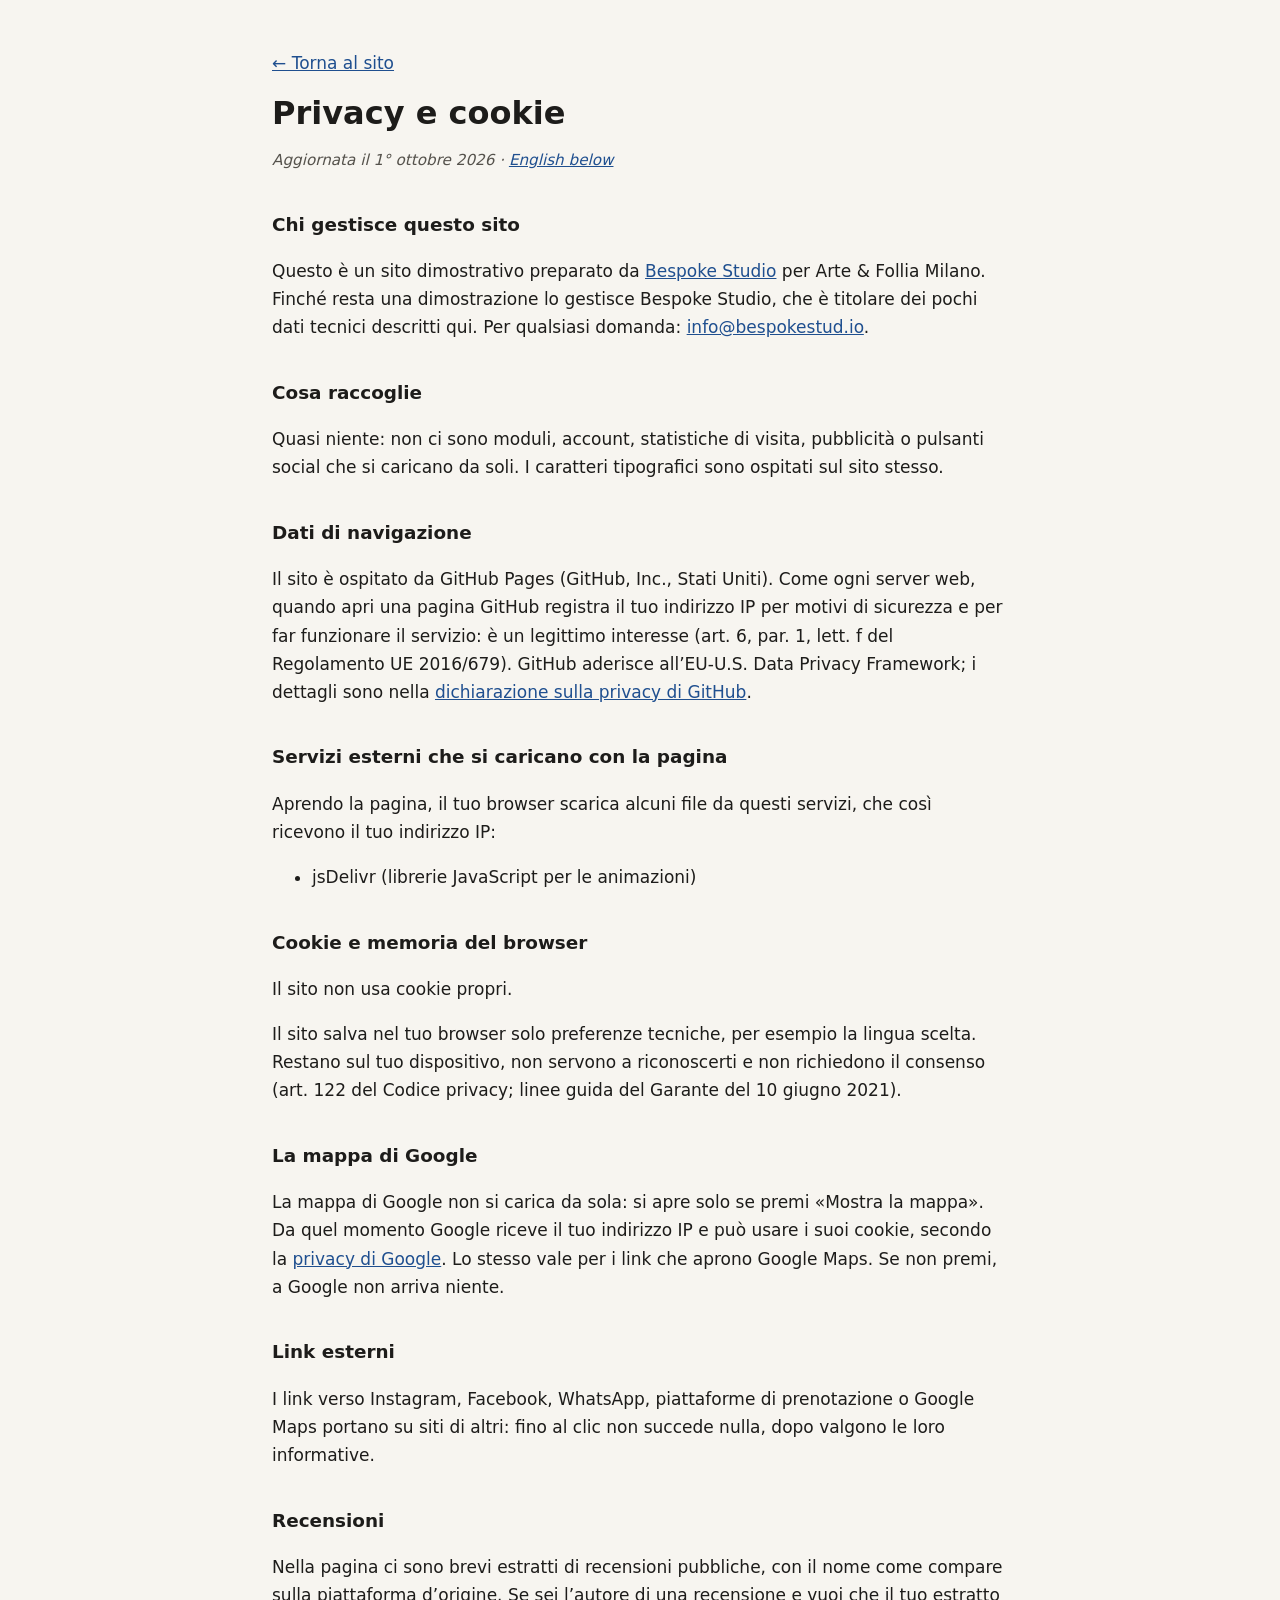
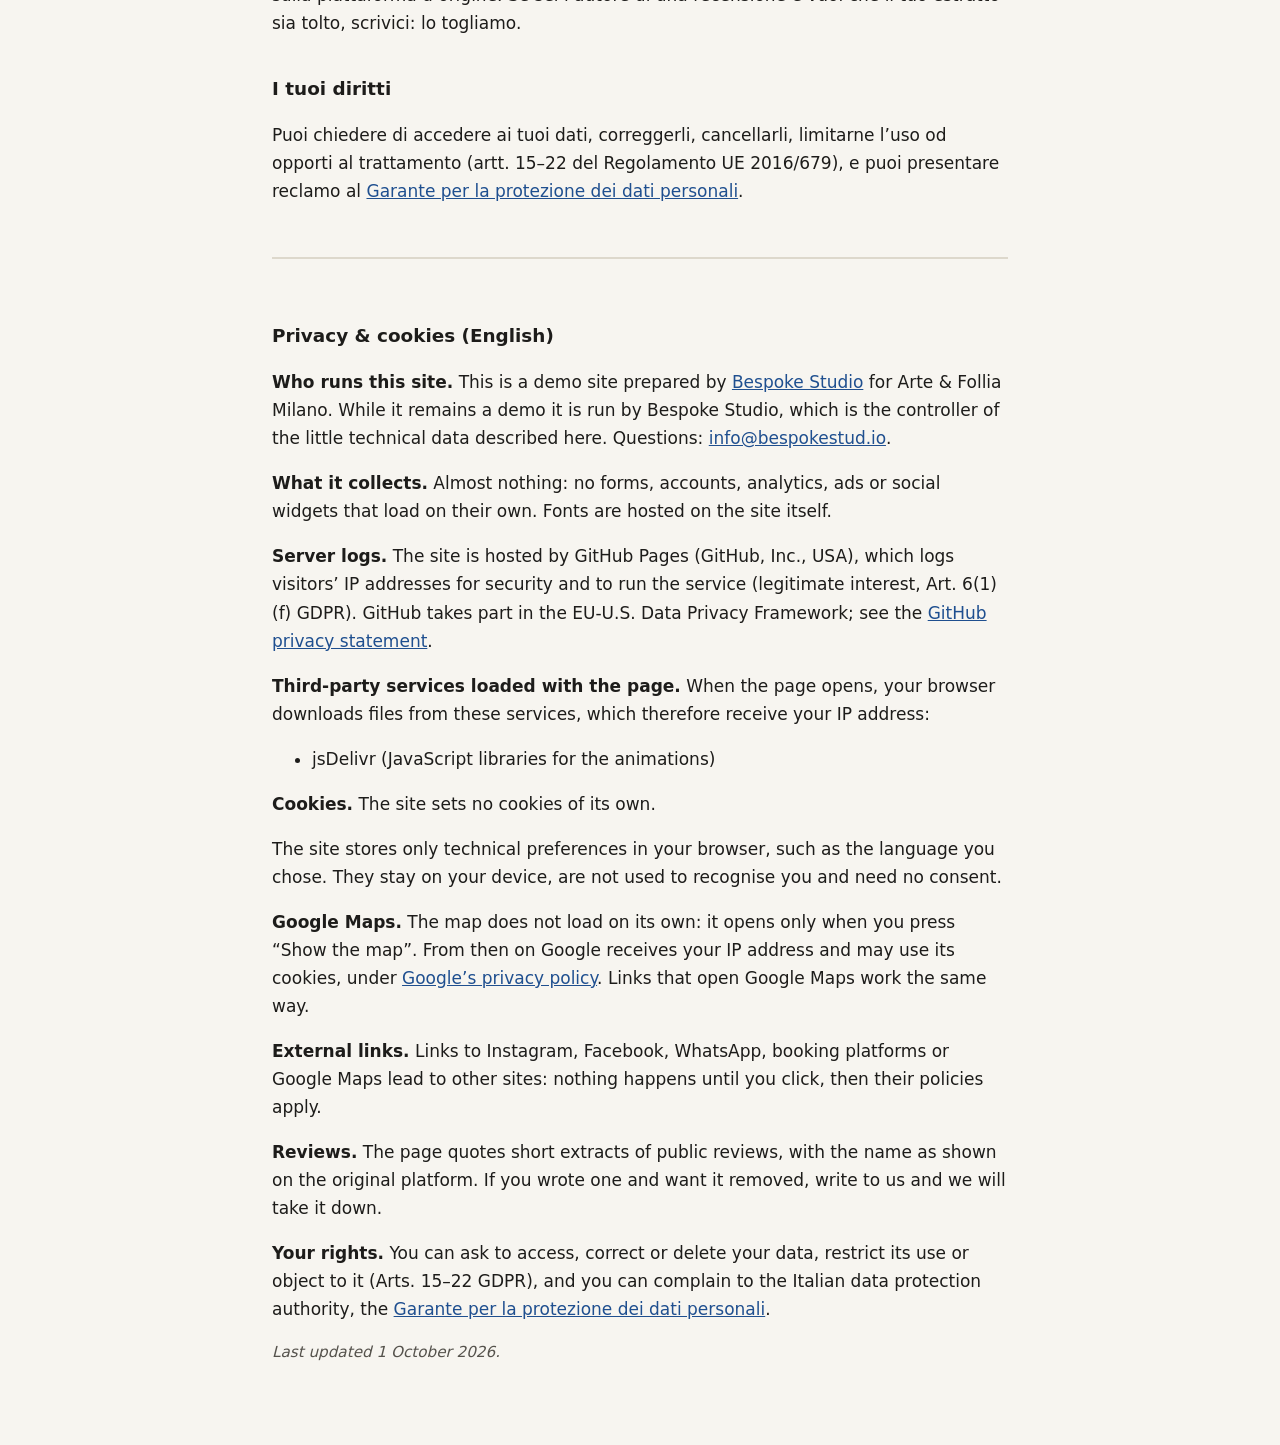
<file: privacy.html>
<!DOCTYPE html>
<html lang="it">
<head>
  <meta charset="UTF-8">
  <meta name="viewport" content="width=device-width, initial-scale=1.0">
  <meta name="robots" content="noindex">
  <title>Privacy e cookie · Arte &amp; Follia Milano</title>
  <meta name="description" content="Informativa privacy e cookie del sito Arte &amp; Follia Milano.">
  <style>
    body { margin: 0; background: #f7f5f0; color: #1d1c1a; font: 17px/1.65 system-ui, -apple-system, "Segoe UI", Roboto, sans-serif; }
    main { max-width: 46rem; margin: 0 auto; padding: 32px 20px 64px; }
    h1 { font-size: 2rem; line-height: 1.2; margin: 0.4em 0 0.2em; }
    h2 { font-size: 1.15rem; margin: 2em 0 0.4em; }
    a { color: #1f4f8f; }
    .data { color: #55524c; font-style: italic; font-size: 0.95rem; }
    .en { margin-top: 3em; padding-top: 1.5em; border-top: 2px solid #ddd8cc; }
    code { font-size: 0.9em; background: #ebe7dc; padding: 0 4px; border-radius: 3px; }
  </style>
</head>
<body>
<main>
  <p><a href="index.html">← Torna al sito</a></p>
  <h1>Privacy e cookie</h1>
  <p class="data">Aggiornata il 1° ottobre 2026 · <a href="#english" lang="en">English below</a></p>
  <h2>Chi gestisce questo sito</h2>
  <p>Questo è un sito dimostrativo preparato da <a href="https://bespokestud.io" rel="noopener">Bespoke Studio</a> per Arte &amp; Follia Milano. Finché resta una dimostrazione lo gestisce Bespoke Studio, che è titolare dei pochi dati tecnici descritti qui. Per qualsiasi domanda: <a href="mailto:info@bespokestud.io">info@bespokestud.io</a>.</p>
  <h2>Cosa raccoglie</h2>
  <p>Quasi niente: non ci sono moduli, account, statistiche di visita, pubblicità o pulsanti social che si caricano da soli. I caratteri tipografici sono ospitati sul sito stesso.</p>
  <h2>Dati di navigazione</h2>
  <p>Il sito è ospitato da GitHub Pages (GitHub, Inc., Stati Uniti). Come ogni server web, quando apri una pagina GitHub registra il tuo indirizzo IP per motivi di sicurezza e per far funzionare il servizio: è un legittimo interesse (art. 6, par. 1, lett. f del Regolamento UE 2016/679). GitHub aderisce all’EU-U.S. Data Privacy Framework; i dettagli sono nella <a href="https://docs.github.com/site-policy/privacy-policies/github-general-privacy-statement" rel="noopener">dichiarazione sulla privacy di GitHub</a>.</p>
  <h2>Servizi esterni che si caricano con la pagina</h2>
  <p>Aprendo la pagina, il tuo browser scarica alcuni file da questi servizi, che così ricevono il tuo indirizzo IP:</p>
  <ul><li>jsDelivr (librerie JavaScript per le animazioni)</li></ul>
  <h2>Cookie e memoria del browser</h2>
  <p>Il sito non usa cookie propri.</p>
  <p>Il sito salva nel tuo browser solo preferenze tecniche, per esempio la lingua scelta. Restano sul tuo dispositivo, non servono a riconoscerti e non richiedono il consenso (art. 122 del Codice privacy; linee guida del Garante del 10 giugno 2021).</p>
  <h2>La mappa di Google</h2>
  <p>La mappa di Google non si carica da sola: si apre solo se premi «Mostra la mappa». Da quel momento Google riceve il tuo indirizzo IP e può usare i suoi cookie, secondo la <a href="https://policies.google.com/privacy?hl=it" rel="noopener">privacy di Google</a>. Lo stesso vale per i link che aprono Google Maps. Se non premi, a Google non arriva niente.</p>
  <h2>Link esterni</h2>
  <p>I link verso Instagram, Facebook, WhatsApp, piattaforme di prenotazione o Google Maps portano su siti di altri: fino al clic non succede nulla, dopo valgono le loro informative.</p>
  <h2>Recensioni</h2>
  <p>Nella pagina ci sono brevi estratti di recensioni pubbliche, con il nome come compare sulla piattaforma d’origine. Se sei l’autore di una recensione e vuoi che il tuo estratto sia tolto, scrivici: lo togliamo.</p>
  <h2>I tuoi diritti</h2>
  <p>Puoi chiedere di accedere ai tuoi dati, correggerli, cancellarli, limitarne l’uso od opporti al trattamento (artt. 15–22 del Regolamento UE 2016/679), e puoi presentare reclamo al <a href="https://www.garanteprivacy.it" rel="noopener">Garante per la protezione dei dati personali</a>.</p>
  <div class="en" id="english" lang="en">
    <h2>Privacy &amp; cookies (English)</h2>
    <p><strong>Who runs this site.</strong> This is a demo site prepared by <a href="https://bespokestud.io" rel="noopener">Bespoke Studio</a> for Arte &amp; Follia Milano. While it remains a demo it is run by Bespoke Studio, which is the controller of the little technical data described here. Questions: <a href="mailto:info@bespokestud.io">info@bespokestud.io</a>.</p>
    <p><strong>What it collects.</strong> Almost nothing: no forms, accounts, analytics, ads or social widgets that load on their own. Fonts are hosted on the site itself.</p>
    <p><strong>Server logs.</strong> The site is hosted by GitHub Pages (GitHub, Inc., USA), which logs visitors’ IP addresses for security and to run the service (legitimate interest, Art. 6(1)(f) GDPR). GitHub takes part in the EU-U.S. Data Privacy Framework; see the <a href="https://docs.github.com/site-policy/privacy-policies/github-general-privacy-statement" rel="noopener">GitHub privacy statement</a>.</p>
    <p><strong>Third-party services loaded with the page.</strong> When the page opens, your browser downloads files from these services, which therefore receive your IP address:</p><ul><li>jsDelivr (JavaScript libraries for the animations)</li></ul>
    <p><strong>Cookies.</strong> The site sets no cookies of its own.</p>
    <p>The site stores only technical preferences in your browser, such as the language you chose. They stay on your device, are not used to recognise you and need no consent.</p>
    <p><strong>Google Maps.</strong> The map does not load on its own: it opens only when you press “Show the map”. From then on Google receives your IP address and may use its cookies, under <a href="https://policies.google.com/privacy?hl=en" rel="noopener">Google’s privacy policy</a>. Links that open Google Maps work the same way.</p>
    <p><strong>External links.</strong> Links to Instagram, Facebook, WhatsApp, booking platforms or Google Maps lead to other sites: nothing happens until you click, then their policies apply.</p>
    <p><strong>Reviews.</strong> The page quotes short extracts of public reviews, with the name as shown on the original platform. If you wrote one and want it removed, write to us and we will take it down.</p>
    <p><strong>Your rights.</strong> You can ask to access, correct or delete your data, restrict its use or object to it (Arts. 15–22 GDPR), and you can complain to the Italian data protection authority, the <a href="https://www.garanteprivacy.it" rel="noopener">Garante per la protezione dei dati personali</a>.</p>
    <p class="data">Last updated 1 October 2026.</p>
  </div>
</main>
</body>
</html>
</file>
